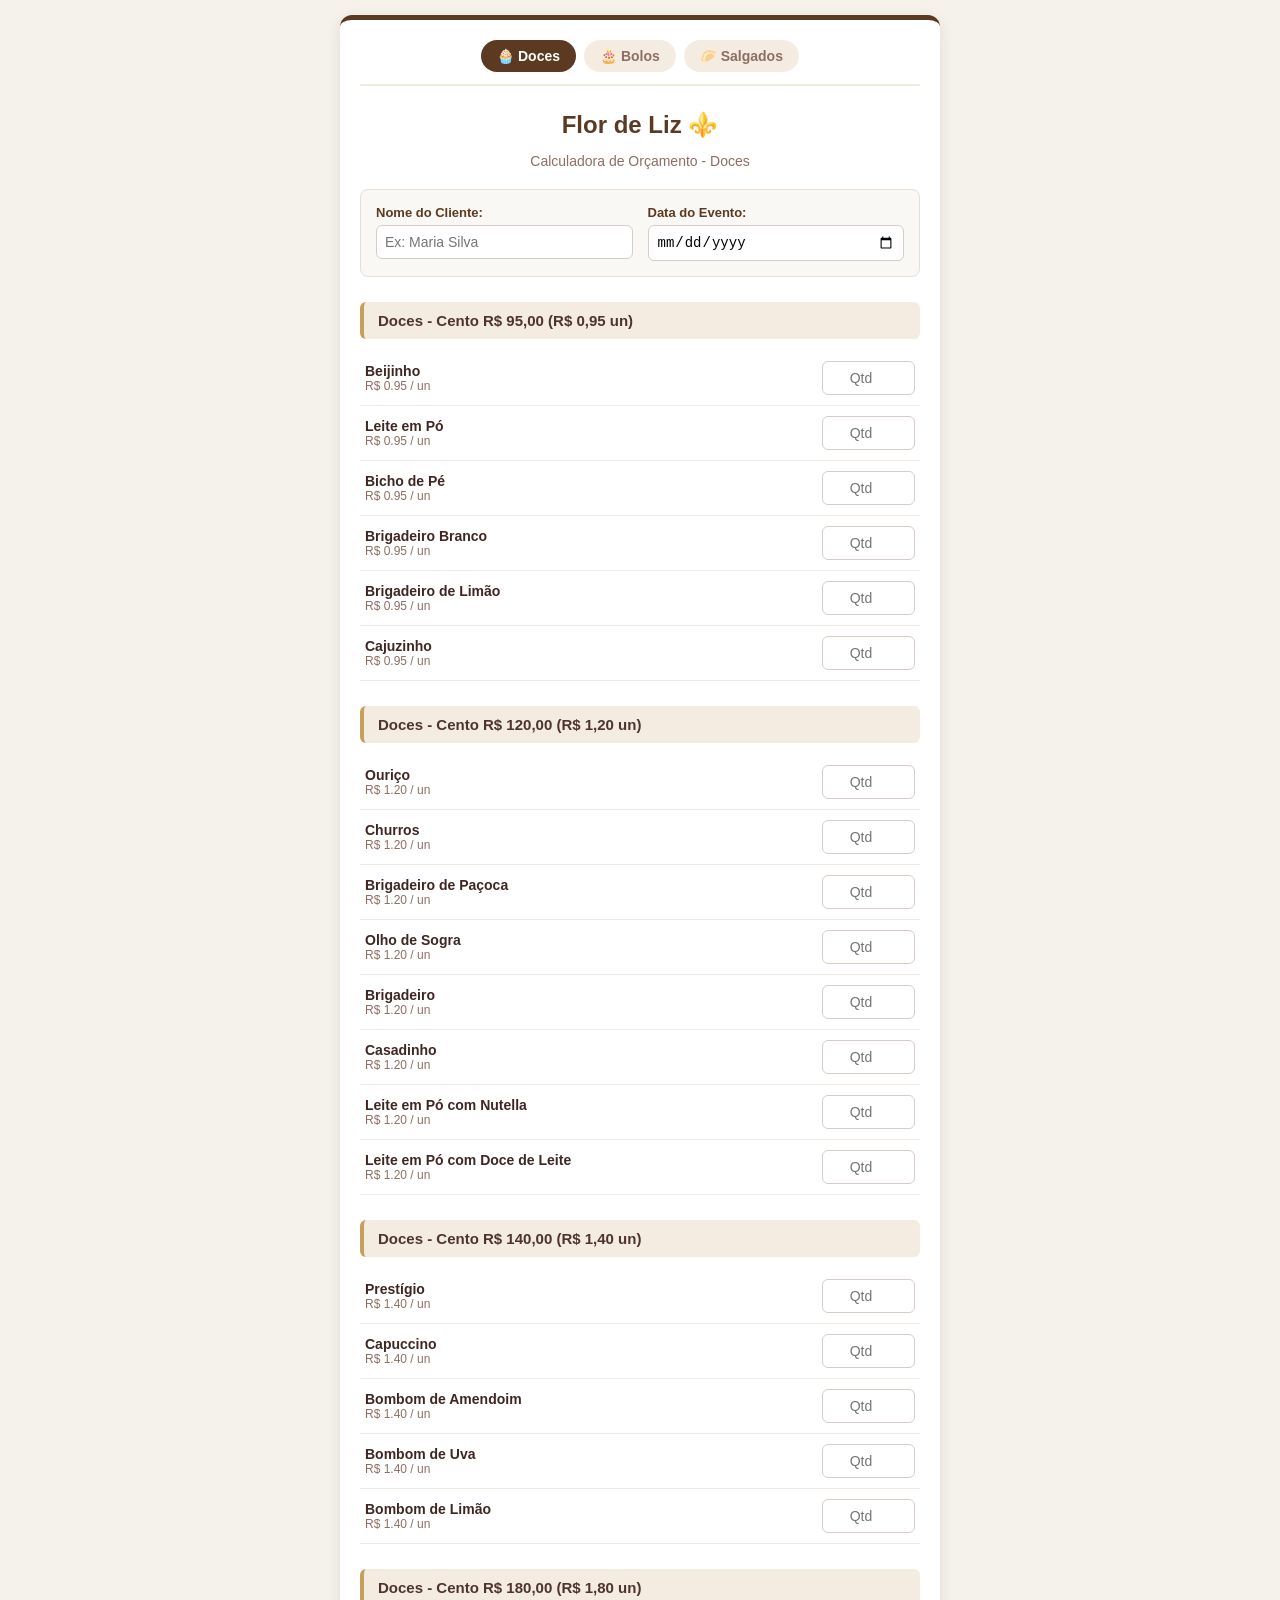
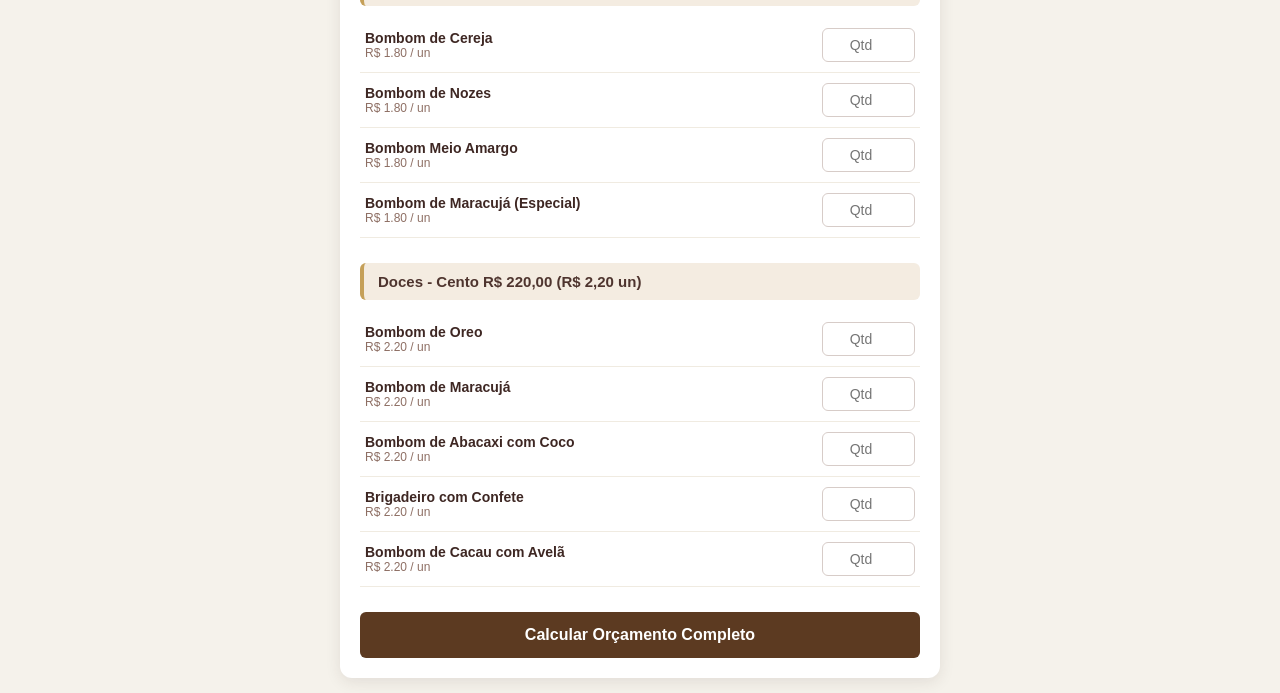
<file: index.html>
<!DOCTYPE html>
<html lang="pt-BR">
<head>
    <meta charset="UTF-8">
    <meta name="viewport" content="width=device-width, initial-scale=1.0">
    <title>Orçamento de Doces - Flor de Liz</title>
    <link rel="icon" href="data:image/svg+xml,<svg xmlns=%22http://www.w3.org/2000/svg%22 viewBox=%220 0 100 100%22><text y=%22.9em%22 font-size=%2290%22>⚜️</text></svg>">
    <link rel="stylesheet" href="style.css">
</head>
<body>
    <div class="container">
        <!-- Menu Superior de Abas -->
        <nav class="menu-abas">
            <a href="index.html" class="aba ativa">🧁 Doces</a>
            <a href="bolos.html" class="aba">🎂 Bolos</a>
            <a href="salgados.html" class="aba">🥟 Salgados</a>
        </nav>

        <h1>Flor de Liz ⚜️</h1>
        <p class="subtitulo">Calculadora de Orçamento - Doces</p>

        <!-- Dados do Cliente -->
        <div class="secao-cliente">
            <div class="campo-cliente">
                <label for="nomeCliente">Nome do Cliente:</label>
                <input type="text" id="nomeCliente" placeholder="Ex: Maria Silva" oninput="salvarDadosDigitados()">
            </div>
            <div class="campo-cliente">
                <label for="dataEvento">Data do Evento:</label>
                <input type="date" id="dataEvento" onchange="salvarDadosDigitados()">
            </div>
        </div>

        <div id="listaProdutos"></div>

        <button type="button" onclick="calcularOrcamentoGeral()">Calcular Orçamento Completo</button>

        <div id="resultado" class="resultado hidden">
            <h2 id="cabecalhoResultado">Resumo do Orçamento</h2>
            <div id="itensSelecionados"></div>
            <div class="total-geral">
                <strong>Total Geral: R$ <span id="valorTotalGeral">0.00</span></strong>
            </div>
            <button type="button" id="btnCopiar" class="btn-whatsapp" onclick="copiarMensagemWhatsApp()">
                📋 Copiar Mensagem p/ WhatsApp
            </button>
        </div>
    </div>

    <script src="script.js"></script>
    <script>carregarSecao('doces');</script>
</body>
</html>
</file>
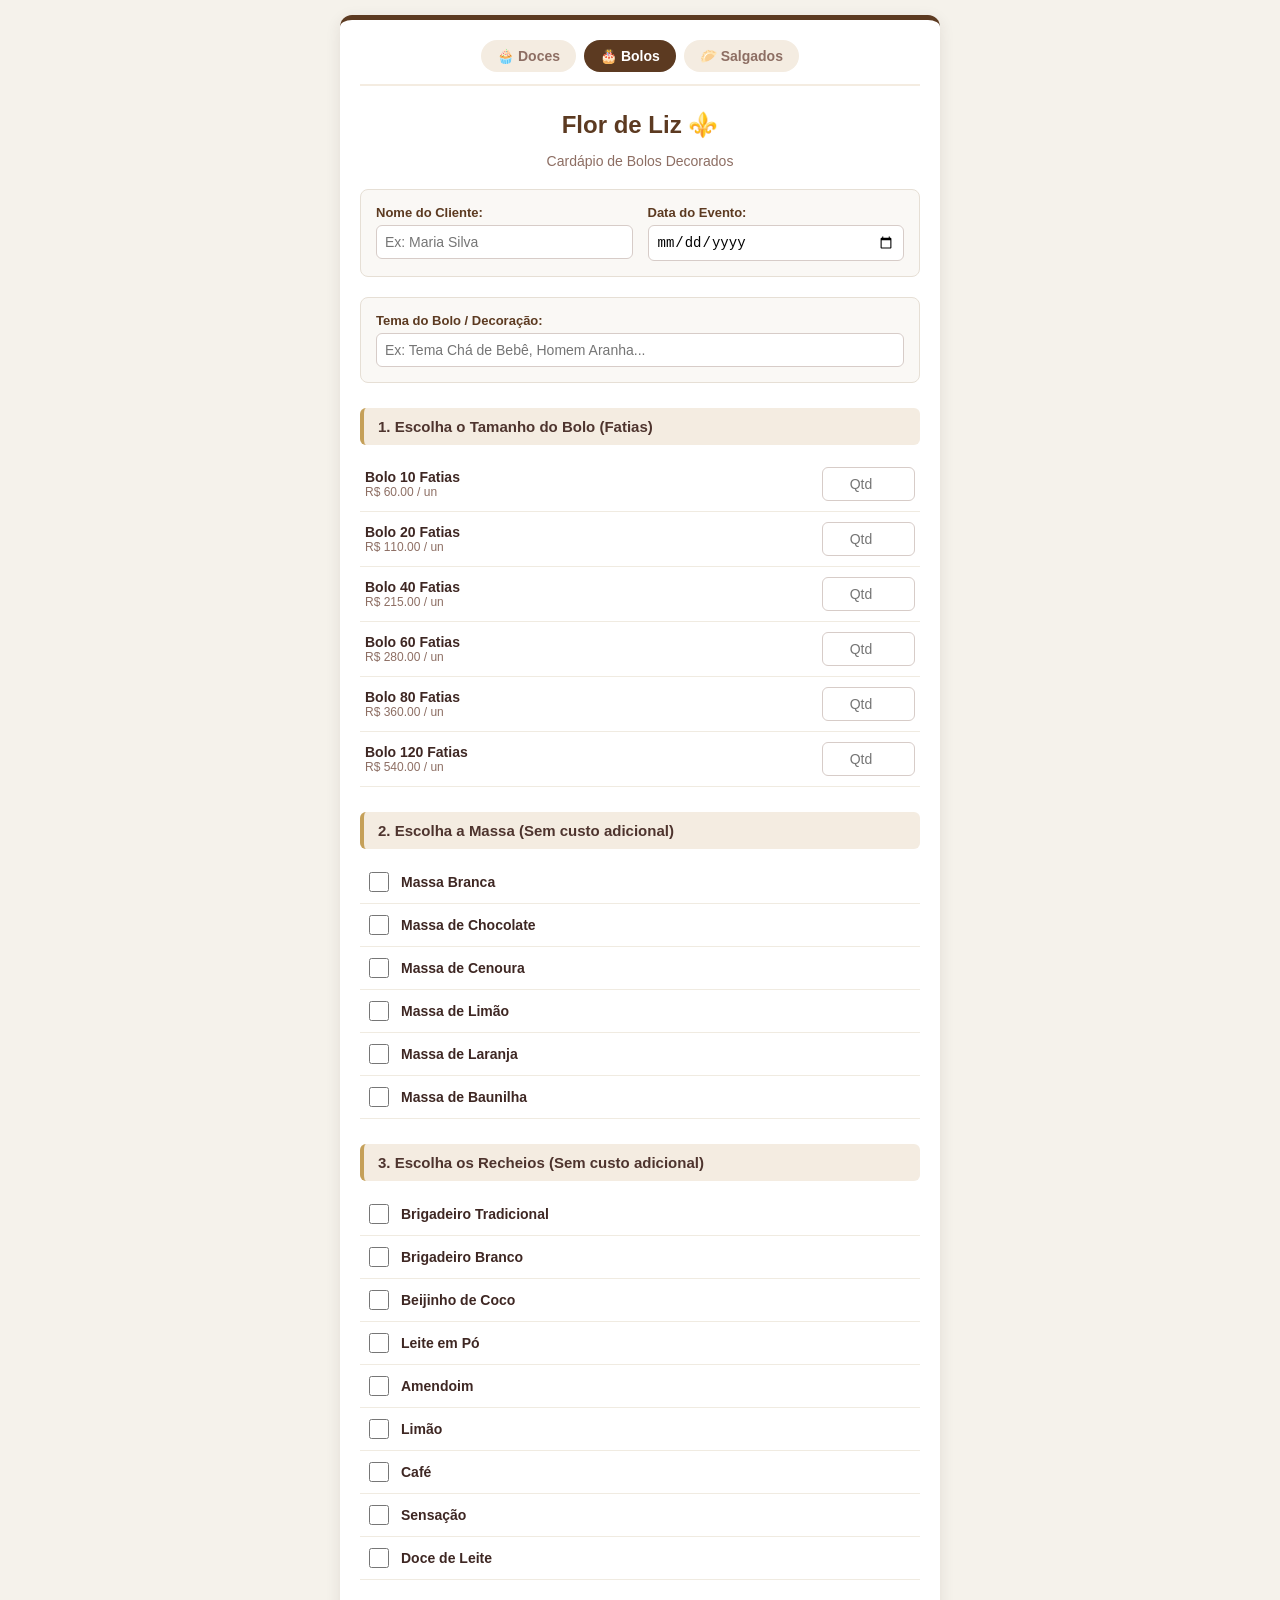
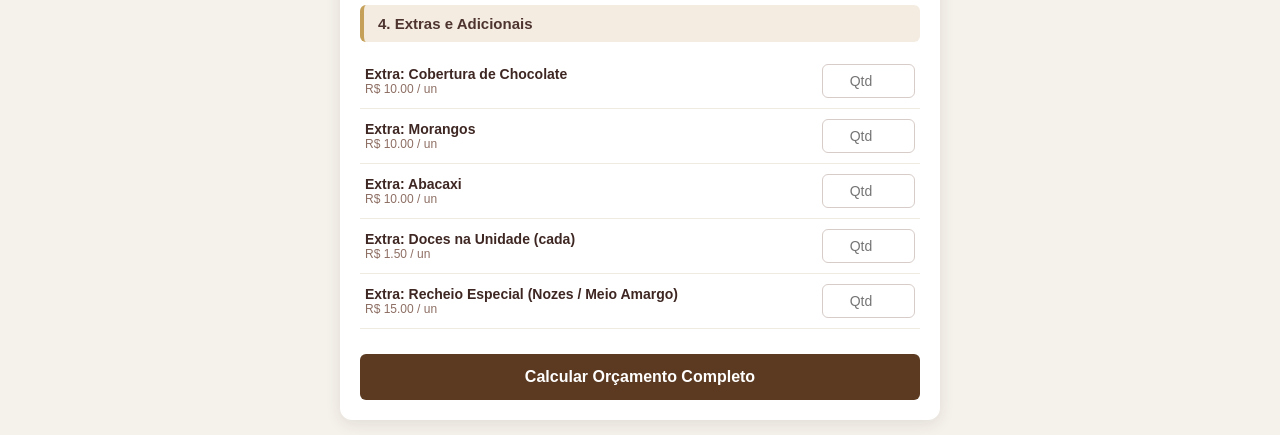
<file: bolos.html>
<!DOCTYPE html>
<html lang="pt-BR">
<head>
    <meta charset="UTF-8">
    <meta name="viewport" content="width=device-width, initial-scale=1.0">
    <title>Orçamento de Bolos - Flor de Liz</title>
    <link rel="icon" href="data:image/svg+xml,<svg xmlns=%22http://www.w3.org/2000/svg%22 viewBox=%220 0 100 100%22><text y=%22.9em%22 font-size=%2290%22>⚜️</text></svg>">
    <link rel="stylesheet" href="style.css">
</head>
<body>
    <div class="container">
        <!-- Menu Superior de Abas -->
        <nav class="menu-abas">
            <a href="index.html" class="aba">🧁 Doces</a>
            <a href="bolos.html" class="aba ativa">🎂 Bolos</a>
            <a href="salgados.html" class="aba">🥟 Salgados</a>
        </nav>

        <h1>Flor de Liz ⚜️</h1>
        <p class="subtitulo">Cardápio de Bolos Decorados</p>

        <!-- Dados do Cliente e Tema do Bolo -->
        <div class="secao-cliente">
            <div class="campo-cliente">
                <label for="nomeCliente">Nome do Cliente:</label>
                <input type="text" id="nomeCliente" placeholder="Ex: Maria Silva" oninput="salvarDadosDigitados()">
            </div>
            <div class="campo-cliente">
                <label for="dataEvento">Data do Evento:</label>
                <input type="date" id="dataEvento" onchange="salvarDadosDigitados()">
            </div>
        </div>

        <!-- Campo Tema do Bolo -->
        <div class="secao-cliente">
            <div class="campo-cliente" style="flex: 1;">
                <label for="temaBolo">Tema do Bolo / Decoração:</label>
                <input type="text" id="temaBolo" placeholder="Ex: Tema Chá de Bebê, Homem Aranha..." oninput="salvarDadosDigitados()">
            </div>
        </div>

        <div id="listaProdutos"></div>

        <button type="button" onclick="calcularOrcamentoGeral()">Calcular Orçamento Completo</button>

        <div id="resultado" class="resultado hidden">
            <h2 id="cabecalhoResultado">Resumo do Orçamento</h2>
            <div id="itensSelecionados"></div>
            <div class="total-geral">
                <strong>Total Geral: R$ <span id="valorTotalGeral">0.00</span></strong>
            </div>
            <button type="button" id="btnCopiar" class="btn-whatsapp" onclick="copiarMensagemWhatsApp()">
                📋 Copiar Mensagem p/ WhatsApp
            </button>
        </div>
    </div>

    <script src="script.js"></script>
    <script>carregarSecao('bolos');</script>
</body>
</html>
</file>
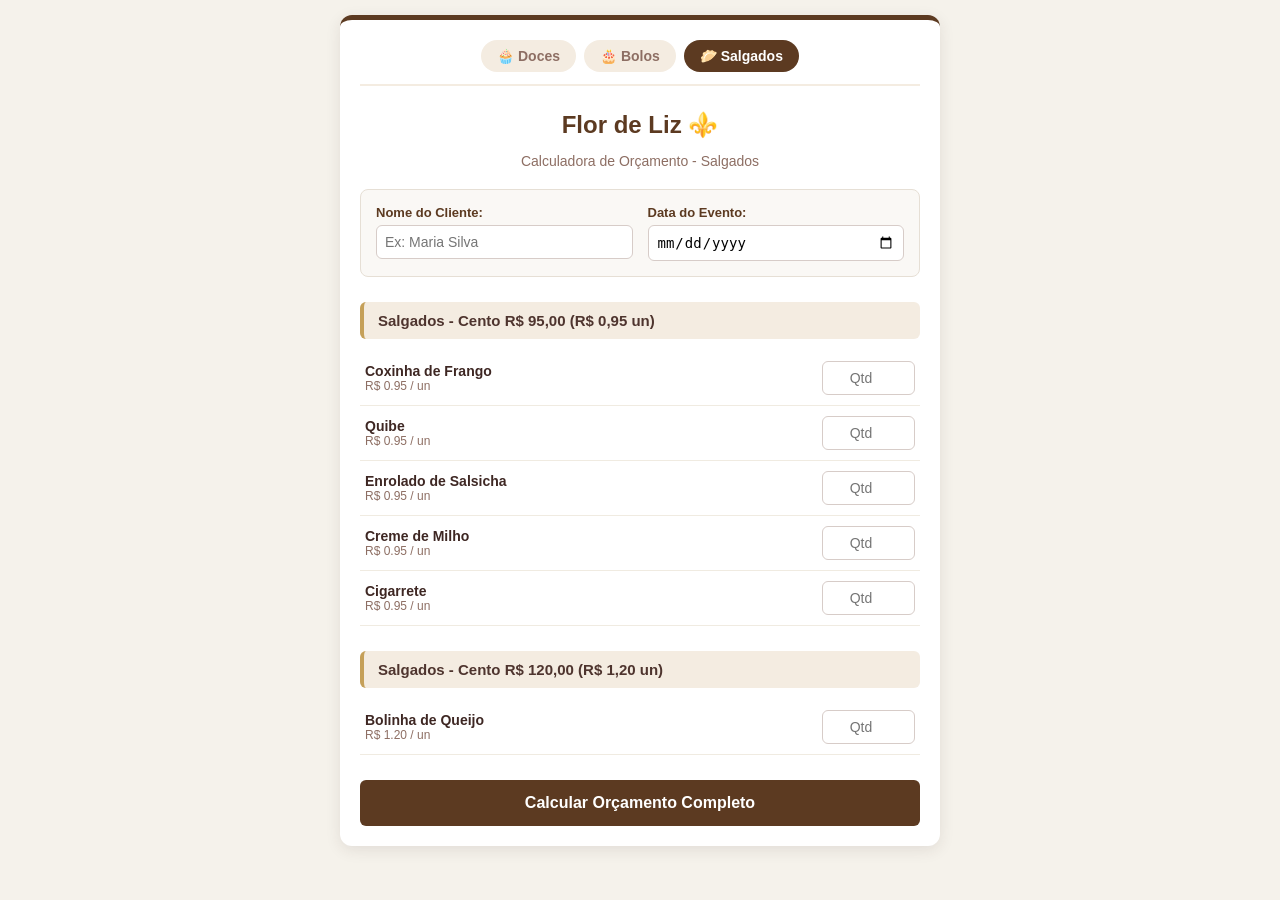
<file: salgados.html>
<!DOCTYPE html>
<html lang="pt-BR">
<head>
    <meta charset="UTF-8">
    <meta name="viewport" content="width=device-width, initial-scale=1.0">
    <title>Orçamento de Salgados - Flor de Liz</title>
    <link rel="icon" href="data:image/svg+xml,<svg xmlns=%22http://www.w3.org/2000/svg%22 viewBox=%220 0 100 100%22><text y=%22.9em%22 font-size=%2290%22>⚜️</text></svg>">
    <link rel="stylesheet" href="style.css">
</head>
<body>
    <div class="container">
        <!-- Menu Superior de Abas -->
        <nav class="menu-abas">
            <a href="index.html" class="aba">🧁 Doces</a>
            <a href="bolos.html" class="aba">🎂 Bolos</a>
            <a href="salgados.html" class="aba ativa">🥟 Salgados</a>
        </nav>

        <h1>Flor de Liz ⚜️</h1>
        <p class="subtitulo">Calculadora de Orçamento - Salgados</p>

        <!-- Dados do Cliente -->
        <div class="secao-cliente">
            <div class="campo-cliente">
                <label for="nomeCliente">Nome do Cliente:</label>
                <input type="text" id="nomeCliente" placeholder="Ex: Maria Silva" oninput="salvarDadosDigitados()">
            </div>
            <div class="campo-cliente">
                <label for="dataEvento">Data do Evento:</label>
                <input type="date" id="dataEvento" onchange="salvarDadosDigitados()">
            </div>
        </div>

        <div id="listaProdutos"></div>

        <button type="button" onclick="calcularOrcamentoGeral()">Calcular Orçamento Completo</button>

        <div id="resultado" class="resultado hidden">
            <h2 id="cabecalhoResultado">Resumo do Orçamento</h2>
            <div id="itensSelecionados"></div>
            <div class="total-geral">
                <strong>Total Geral: R$ <span id="valorTotalGeral">0.00</span></strong>
            </div>
            <button type="button" id="btnCopiar" class="btn-whatsapp" onclick="copiarMensagemWhatsApp()">
                📋 Copiar Mensagem p/ WhatsApp
            </button>
        </div>
    </div>

    <script src="script.js"></script>
    <script>carregarSecao('salgados');</script>
</body>
</html>
</file>
<file: style.css>
body {
    font-family: Arial, sans-serif;
    background-color: #f5f2eb;
    margin: 0;
    padding: 15px;
    display: flex;
    justify-content: center;
}

.container {
    background-color: #ffffff;
    padding: 20px;
    border-radius: 12px;
    box-shadow: 0 4px 15px rgba(62, 39, 35, 0.1);
    max-width: 600px;
    width: 100%;
    border-top: 5px solid #5c3a21;
    box-sizing: border-box;
}

/* Menu de Abas Superior */
.menu-abas {
    display: flex;
    justify-content: center;
    gap: 8px;
    margin-bottom: 25px;
    border-bottom: 2px solid #f4ece1;
    padding-bottom: 12px;
    flex-wrap: wrap;
}

.aba {
    text-decoration: none;
    padding: 8px 16px;
    border-radius: 20px;
    font-size: 14px;
    font-weight: bold;
    color: #8d6e63;
    background-color: #f4ece1;
    transition: all 0.2s;
}

.aba:hover {
    background-color: #e6dfd5;
    color: #5c3a21;
}

.aba.ativa {
    background-color: #5c3a21;
    color: white;
}

h1 {
    color: #5c3a21;
    text-align: center;
    margin-bottom: 5px;
    font-size: 24px;
}

.subtitulo {
    text-align: center;
    color: #8d6e63;
    margin-bottom: 20px;
    font-size: 14px;
}

.secao-cliente {
    display: flex;
    gap: 15px;
    background-color: #faf8f5;
    padding: 15px;
    border-radius: 8px;
    border: 1px solid #e6dfd5;
    margin-bottom: 20px;
    flex-wrap: wrap;
}

.campo-cliente {
    flex: 1;
    min-width: 200px;
    display: flex;
    flex-direction: column;
}

.campo-cliente label {
    font-size: 13px;
    font-weight: bold;
    color: #5c3a21;
    margin-bottom: 5px;
}

.campo-cliente input {
    padding: 8px;
    border: 1px solid #d7ccc8;
    border-radius: 6px;
    font-size: 14px;
}

.categoria-titulo {
    background-color: #f4ece1;
    color: #4e342e;
    padding: 10px 14px;
    border-radius: 6px;
    font-size: 15px;
    margin-top: 25px;
    margin-bottom: 12px;
    border-left: 4px solid #c5a059;
}

.item-doce {
    display: flex;
    justify-content: space-between;
    align-items: center;
    padding: 10px 5px;
    border-bottom: 1px solid #f0ebe1;
}

.info-doce {
    display: flex;
    flex-direction: column;
    padding-right: 10px;
}

.nome-doce {
    font-weight: bold;
    color: #3e2723;
    font-size: 14px;
}

.preco-unitario {
    font-size: 12px;
    color: #8d6e63;
}

.item-doce input {
    width: 75px;
    padding: 8px;
    border: 1px solid #d7ccc8;
    border-radius: 6px;
    text-align: center;
    font-size: 14px;
}

.item-doce input:focus, .campo-cliente input:focus {
    outline: none;
    border-color: #c5a059;
    box-shadow: 0 0 5px rgba(197, 160, 89, 0.3);
}

button {
    width: 100%;
    padding: 14px;
    background-color: #5c3a21;
    color: white;
    border: none;
    border-radius: 6px;
    font-size: 16px;
    font-weight: bold;
    cursor: pointer;
    margin-top: 25px;
    transition: background-color 0.2s;
}

button:hover {
    background-color: #3e2723;
}

.btn-whatsapp {
    background-color: #25d366;
    margin-top: 15px;
}

.btn-whatsapp:hover {
    background-color: #1eb854;
}

.resultado {
    margin-top: 30px;
    padding: 20px;
    background-color: #faf8f5;
    border: 1px solid #e6dfd5;
    border-radius: 8px;
}

.resultado h2 {
    color: #5c3a21;
    font-size: 18px;
    margin-top: 0;
    text-align: center;
    margin-bottom: 15px;
}

.item-resumo {
    display: flex;
    justify-content: space-between;
    margin-bottom: 10px;
    font-size: 14px;
    color: #4e342e;
    gap: 10px;
}

.total-geral {
    font-size: 18px;
    color: #5c3a21;
    text-align: right;
    margin-top: 15px;
    border-top: 2px dashed #d7ccc8;
    padding-top: 10px;
}

.hidden {
    display: none;
}

/* Responsividade para Celulares */
@media (max-width: 480px) {
    body {
        padding: 5px;
    }
    .container {
        padding: 12px;
    }
    h1 {
        font-size: 20px;
    }
    .secao-cliente {
        flex-direction: column;
        gap: 10px;
    }
    .item-doce input {
        width: 65px;
    }
}

/* Estilo para caixas de seleção (Checkboxes de Massa e Recheio) */
.item-checkbox {
    display: flex;
    align-items: center;
    padding: 8px 5px;
    border-bottom: 1px solid #f0ebe1;
    cursor: pointer;
}

.item-checkbox input[type="checkbox"] {
    width: 20px;
    height: 20px;
    accent-color: #5c3a21; /* Cor marrom da confeitaria */
    margin-right: 12px;
    cursor: pointer;
}

.item-checkbox span {
    font-weight: bold;
    color: #3e2723;
    font-size: 14px;
}
</file>
